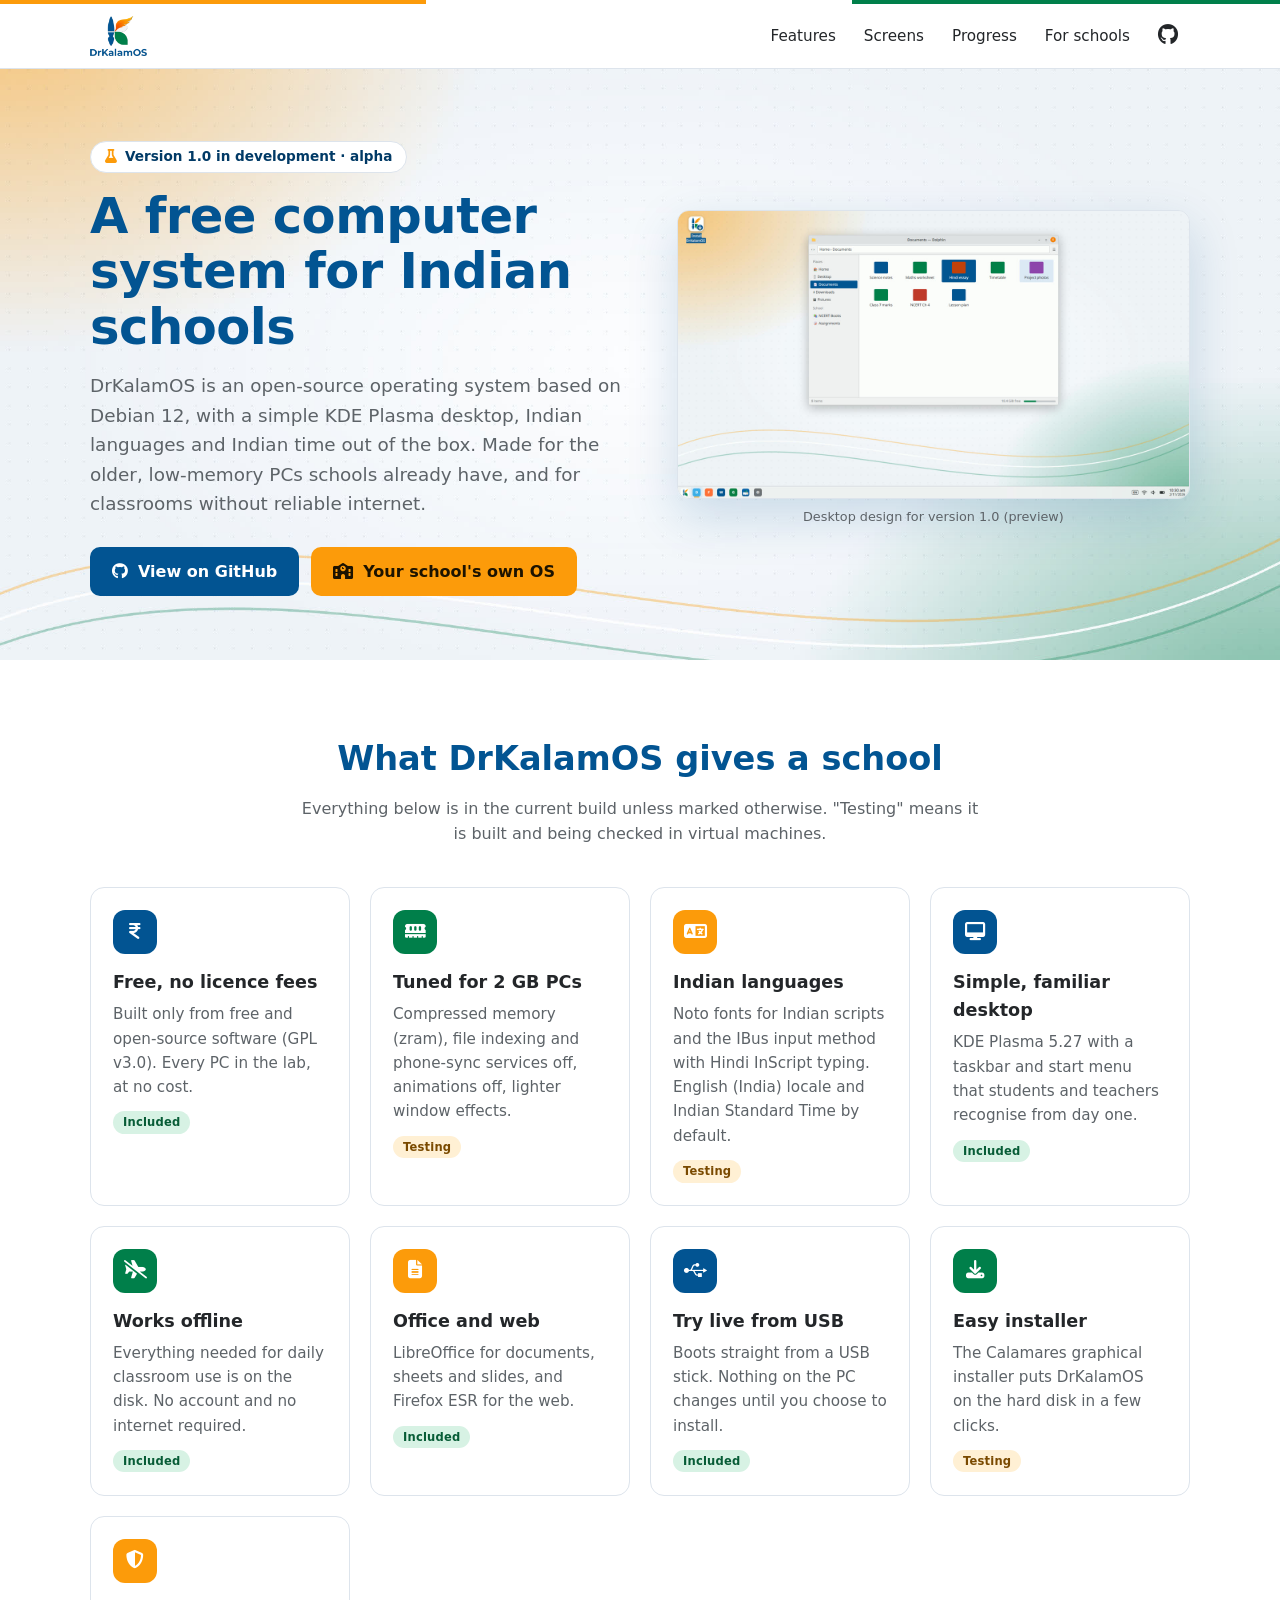
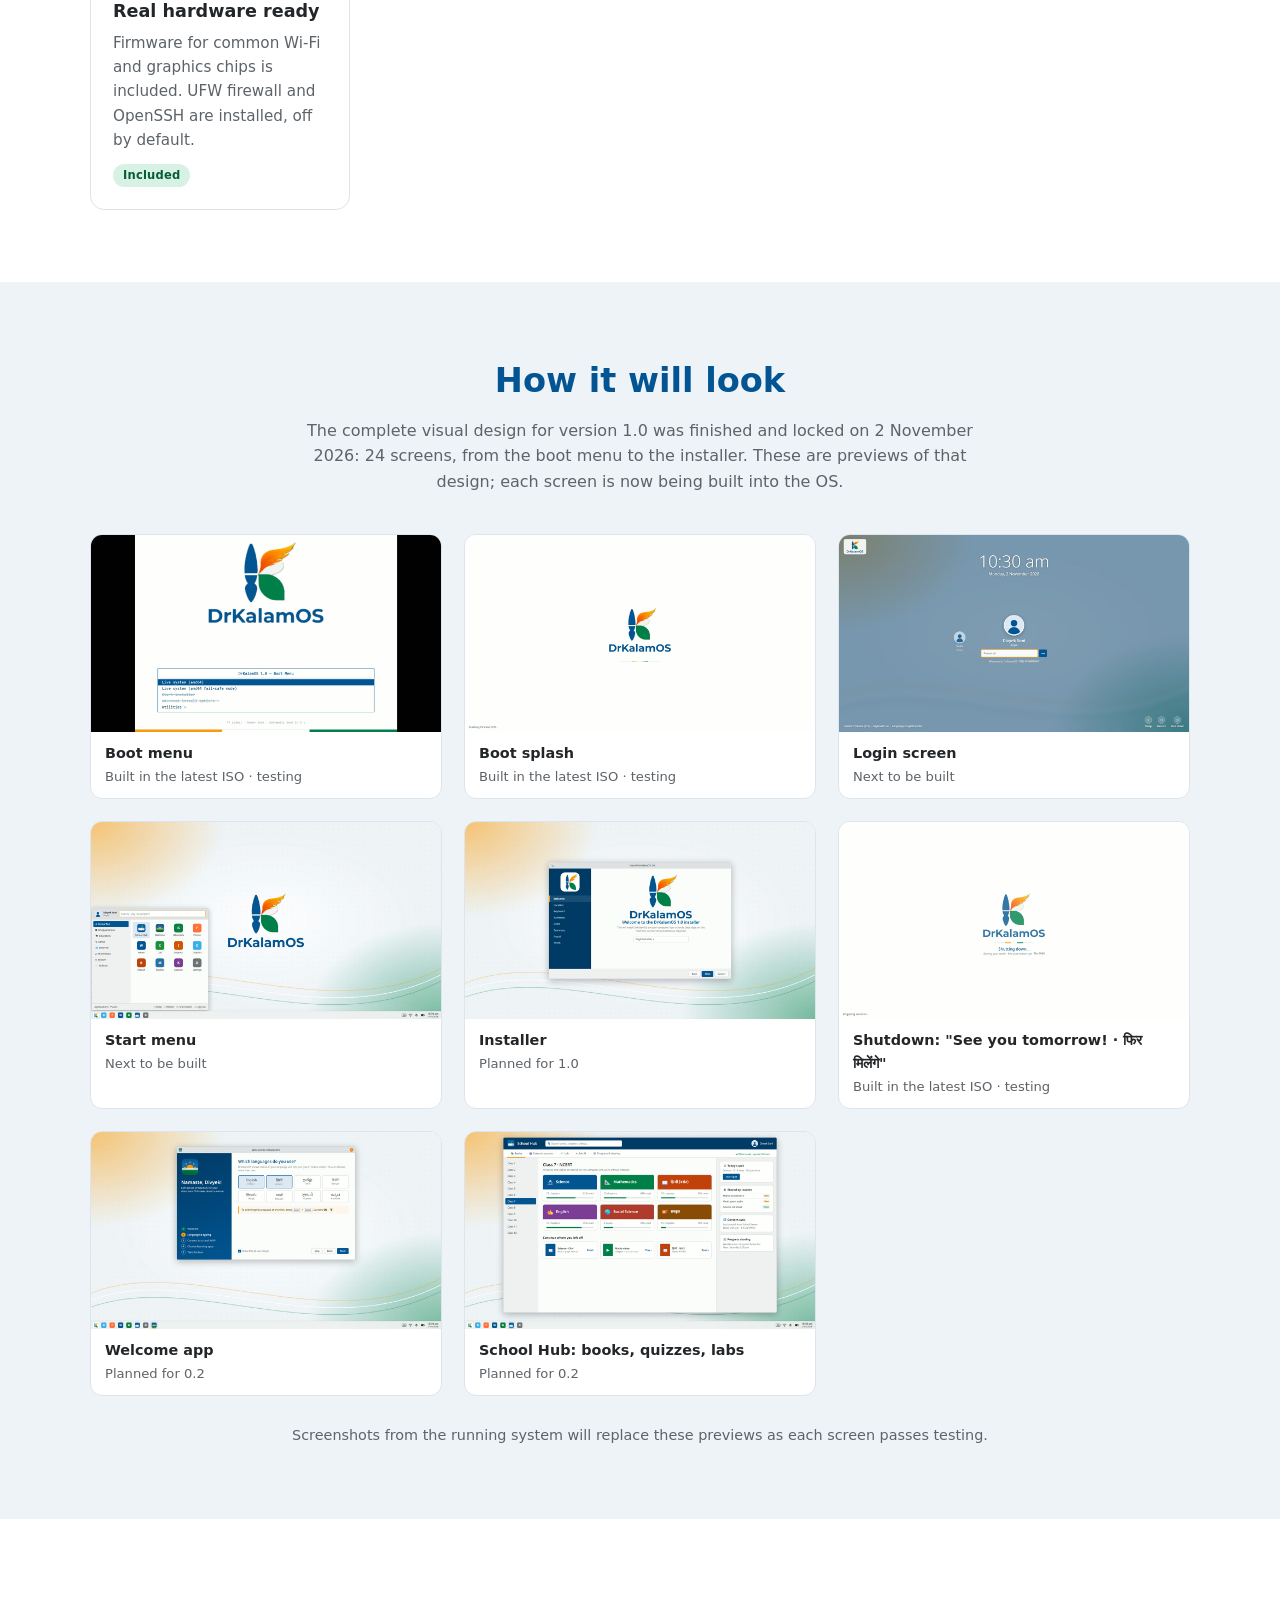
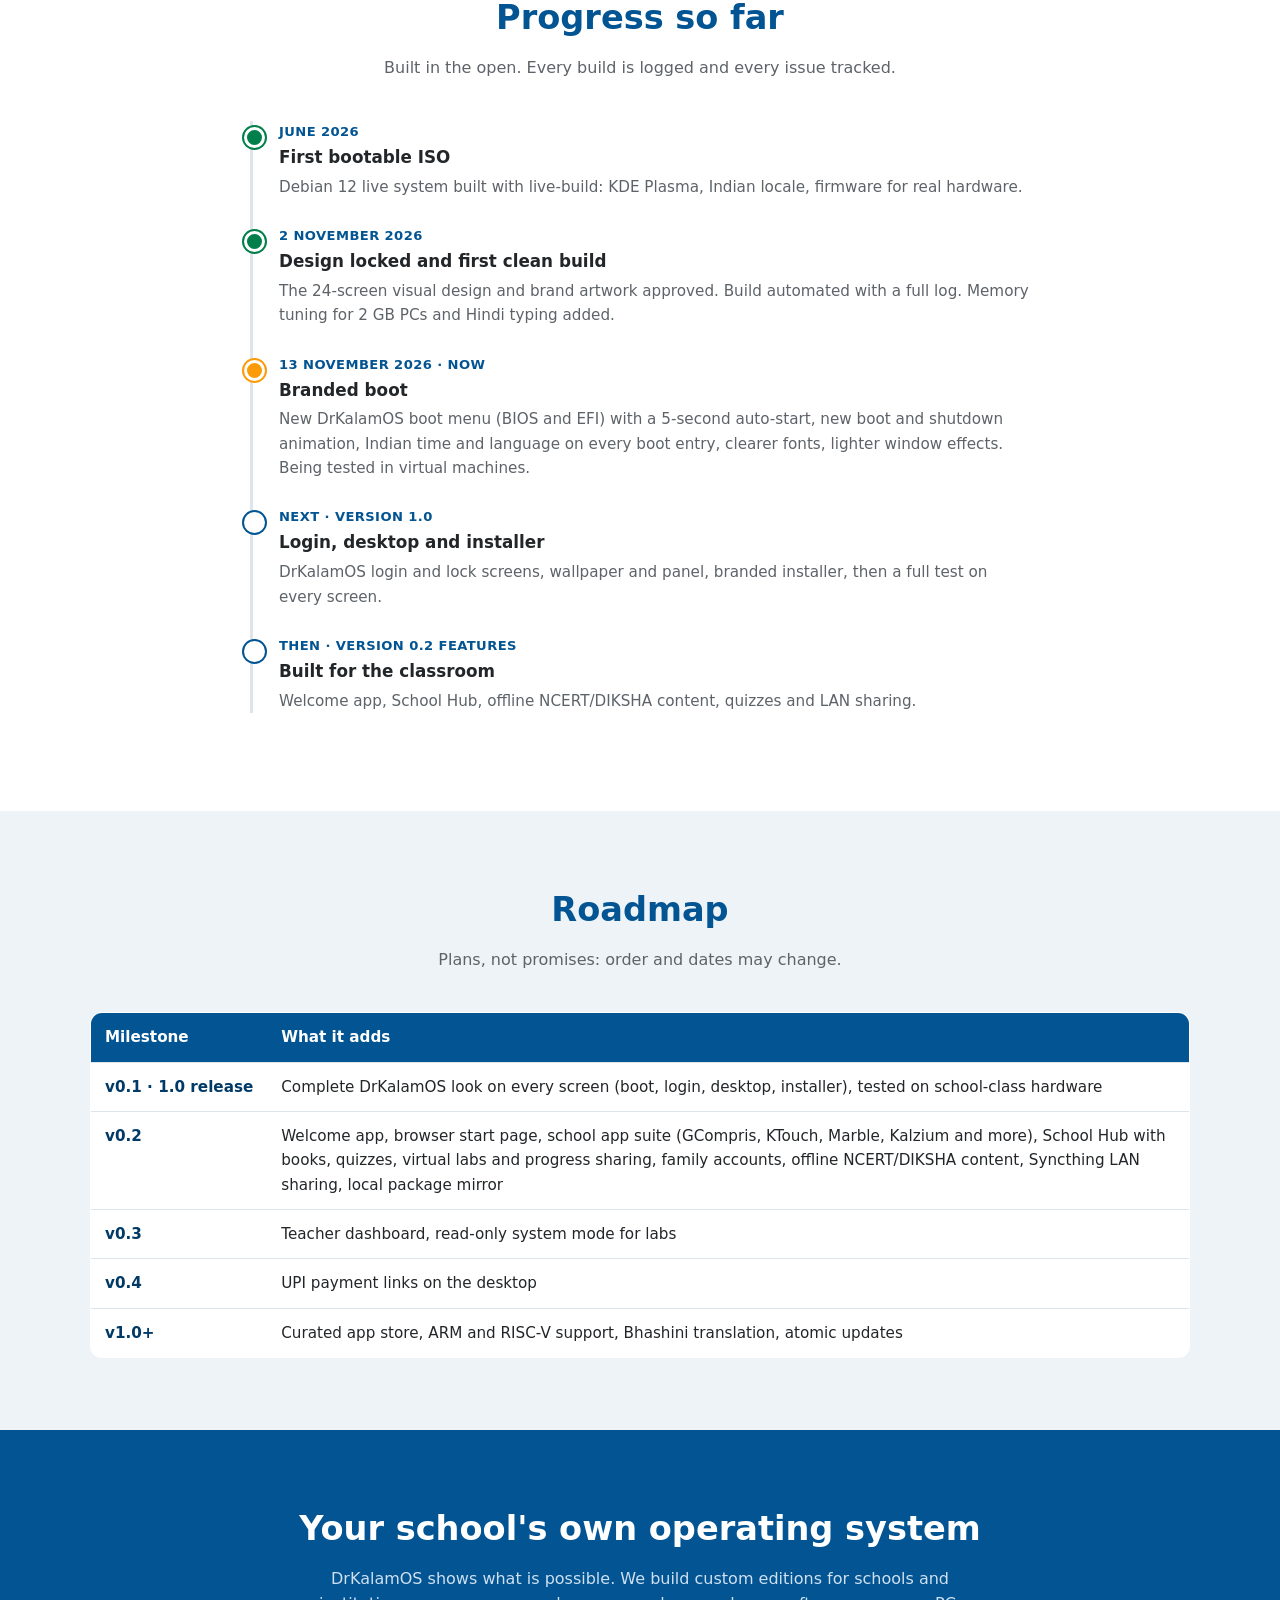
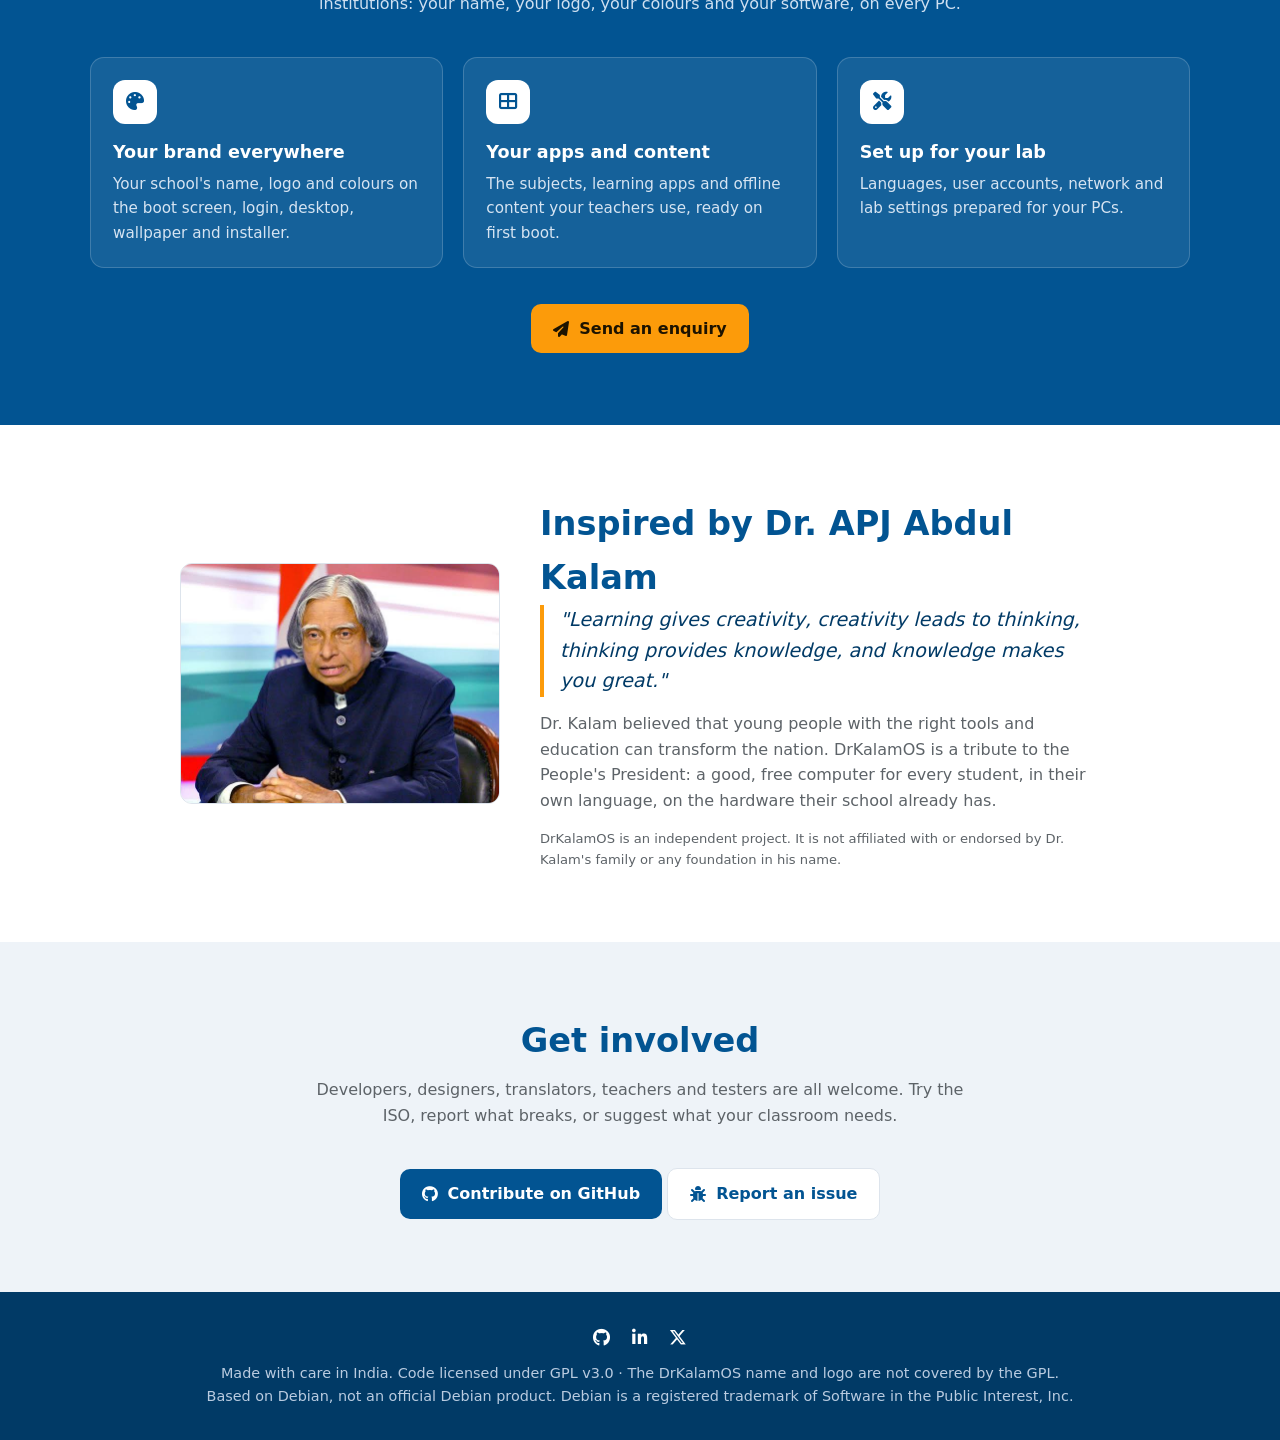
<file: index.html>
<!DOCTYPE html>
<html lang="en">
<head>
  <meta charset="UTF-8">
  <meta name="viewport" content="width=device-width, initial-scale=1.0">
  <title>DrKalamOS – A free computer system for Indian schools</title>
  <meta name="description" content="DrKalamOS is a free, open-source operating system for Indian schools, based on Debian 12 with KDE Plasma, Indian languages and offline use on older PCs. Custom school editions available.">
  <link rel="canonical" href="https://drkalamos.com/">
  <link rel="icon" type="image/png" href="favicon.png">
  <meta property="og:type" content="website">
  <meta property="og:url" content="https://drkalamos.com/">
  <meta property="og:title" content="DrKalamOS – A free computer system for Indian schools">
  <meta property="og:description" content="Free and open source. Debian 12 + KDE Plasma, Indian languages, works offline on 2 GB school PCs.">
  <meta property="og:image" content="https://drkalamos.com/images/desktop.jpg">
  <meta name="twitter:card" content="summary_large_image">
  <link rel="stylesheet" href="https://cdnjs.cloudflare.com/ajax/libs/font-awesome/6.5.1/css/all.min.css">
  <style>
    :root {
      --blue: #025492; --blue-dark: #013A66; --blue-light: #DCE8F5;
      --saffron: #FC9B0A; --green: #007F4A; --ink: #232629; --muted: #5d6368;
      --paper: #EEF3F8; --white: #fff; --line: #dde4ec;
    }
    * { margin: 0; padding: 0; box-sizing: border-box; }
    html { scroll-behavior: smooth; }
    body { font-family: "Segoe UI", Roboto, "Noto Sans", system-ui, sans-serif; color: var(--ink); background: var(--white); line-height: 1.6; }
    img { max-width: 100%; height: auto; display: block; }
    html, body { overflow-x: hidden; }
    a { color: var(--blue); }
    .wrap { max-width: 1140px; margin: 0 auto; padding: 0 20px; }
    .tricolor { height: 4px; background: linear-gradient(90deg, var(--saffron) 0 33.3%, #fff 33.3% 66.6%, var(--green) 66.6%); }

    /* nav */
    nav { position: sticky; top: 0; z-index: 10; background: rgba(255,255,255,.96); backdrop-filter: blur(8px); border-bottom: 1px solid var(--line); }
    nav .wrap { display: flex; align-items: center; justify-content: space-between; height: 64px; gap: 16px; }
    nav .brand img { height: 40px; width: auto; }
    nav ul { display: flex; list-style: none; gap: 4px; align-items: center; }
    nav ul a { text-decoration: none; color: var(--ink); padding: 8px 12px; border-radius: 8px; font-size: .95rem; }
    nav ul a:hover { background: var(--blue-light); color: var(--blue); }
    nav .gh { font-size: 1.3rem; }
    @media (max-width: 760px) { nav ul li.opt { display: none; } }

    /* hero */
    .hero { background: var(--paper) url("images/hero-bg.jpg") center / cover no-repeat; padding: 72px 0 64px; }
    .hero .wrap { display: grid; grid-template-columns: 1.05fr 1fr; gap: 48px; align-items: center; }
    .pill { display: inline-flex; align-items: center; gap: 8px; background: #fff; border: 1px solid var(--line); color: var(--blue-dark); padding: 4px 14px; border-radius: 30px; font-size: .85rem; font-weight: 600; }
    .pill i { color: var(--saffron); }
    .hero h1 { margin-top: 16px; font-size: clamp(2rem, 4.5vw, 3.1rem); line-height: 1.12; color: var(--blue); letter-spacing: -.5px; }
    .hero p.lead { margin-top: 16px; font-size: 1.15rem; color: var(--muted); max-width: 540px; }
    .btns { display: flex; flex-wrap: wrap; gap: 12px; margin-top: 28px; }
    .btn { display: inline-flex; align-items: center; gap: 10px; padding: 12px 22px; border-radius: 10px; font-weight: 600; text-decoration: none; transition: .15s; }
    .btn-primary { background: var(--blue); color: #fff; }
    .btn-primary:hover { background: var(--blue-dark); }
    .btn-accent { background: var(--saffron); color: #1d1300; }
    .btn-accent:hover { filter: brightness(.95); }
    .btn-ghost { background: #fff; color: var(--blue); border: 1px solid var(--line); }
    .hero .shot { border-radius: 12px; overflow: hidden; box-shadow: 0 18px 50px rgba(2,84,146,.18); border: 1px solid var(--line); }
    .cap { font-size: .8rem; color: var(--muted); margin-top: 8px; text-align: center; }
    .hero .wrap > * { min-width: 0; }
    @media (max-width: 900px) { .hero .wrap { grid-template-columns: minmax(0, 1fr); } }
    @media (max-width: 480px) { .btn { width: 100%; justify-content: center; } nav ul a { padding: 8px 8px; } .gallery { grid-template-columns: minmax(0, 1fr); } }

    section { padding: 72px 0; }
    section.alt { background: var(--paper); }
    h2 { font-size: clamp(1.6rem, 3vw, 2.1rem); color: var(--blue); text-align: center; }
    .sub { text-align: center; color: var(--muted); max-width: 680px; margin: 10px auto 40px; }

    /* features */
    .grid { display: grid; grid-template-columns: repeat(auto-fit, minmax(250px, 1fr)); gap: 20px; }
    .card { background: #fff; border: 1px solid var(--line); border-radius: 14px; padding: 22px; }
    .card .ic { width: 44px; height: 44px; border-radius: 12px; display: grid; place-items: center; color: #fff; background: var(--blue); font-size: 1.15rem; }
    .card:nth-child(3n+2) .ic { background: var(--green); }
    .card:nth-child(3n) .ic { background: var(--saffron); }
    .card h3 { font-size: 1.1rem; margin: 14px 0 6px; }
    .card p { color: var(--muted); font-size: .95rem; }
    .tag { display: inline-block; margin-top: 12px; font-size: .72rem; font-weight: 700; padding: 2px 10px; border-radius: 20px; letter-spacing: .2px; }
    .t-in { background: #d7f2e4; color: #075c36; }
    .t-test { background: #fff0d4; color: #7a4a00; }
    .t-plan { background: var(--blue-light); color: var(--blue-dark); }

    /* gallery */
    .gallery { display: grid; grid-template-columns: repeat(auto-fit, minmax(300px, 1fr)); gap: 22px; }
    .gallery figure { background: #fff; border: 1px solid var(--line); border-radius: 12px; overflow: hidden; }
    .gallery a { display: block; }
    .gallery figcaption { padding: 10px 14px; font-size: .9rem; }
    .gallery figcaption b { display: block; }
    .gallery figcaption span { color: var(--muted); font-size: .82rem; }
    .note { margin: 28px auto 0; max-width: 760px; text-align: center; font-size: .9rem; color: var(--muted); }

    /* timeline */
    .timeline { max-width: 780px; margin: 0 auto; border-left: 3px solid var(--line); padding-left: 26px; }
    .tl { position: relative; margin-bottom: 26px; }
    .tl::before { content: ""; position: absolute; left: -35px; top: 6px; width: 15px; height: 15px; border-radius: 50%; background: var(--green); border: 3px solid #fff; box-shadow: 0 0 0 2px var(--green); }
    .tl.now::before { background: var(--saffron); box-shadow: 0 0 0 2px var(--saffron); }
    .tl.next::before { background: #fff; box-shadow: 0 0 0 2px var(--blue); }
    .tl .d { font-size: .82rem; font-weight: 700; color: var(--blue); text-transform: uppercase; letter-spacing: .4px; }
    .tl h3 { font-size: 1.05rem; margin: 2px 0 4px; }
    .tl p { color: var(--muted); font-size: .95rem; }

    /* roadmap table */
    .table-wrap { overflow-x: auto; }
    table { width: 100%; border-collapse: collapse; background: #fff; border-radius: 12px; overflow: hidden; border: 1px solid var(--line); font-size: .95rem; }
    th { background: var(--blue); color: #fff; text-align: left; padding: 12px 14px; }
    td { padding: 12px 14px; border-top: 1px solid var(--line); vertical-align: top; }
    td:first-child { font-weight: 700; white-space: nowrap; color: var(--blue-dark); }

    /* schools */
    .schools { background: var(--blue); color: #fff; }
    .schools h2 { color: #fff; }
    .schools .sub { color: #cfe0f1; }
    .schools .grid .card { background: rgba(255,255,255,.08); border-color: rgba(255,255,255,.18); color: #fff; }
    .schools .grid .card p { color: #d6e4f2; }
    .schools .grid .card .ic { background: #fff; color: var(--blue); }
    .center { text-align: center; margin-top: 36px; }

    /* tribute */
    .tribute .wrap { display: grid; grid-template-columns: 320px 1fr; gap: 40px; align-items: center; max-width: 960px; }
    .tribute img { border-radius: 12px; border: 1px solid var(--line); }
    .tribute blockquote { font-size: 1.2rem; font-style: italic; color: var(--blue-dark); border-left: 4px solid var(--saffron); padding-left: 16px; }
    .tribute p { margin-top: 14px; color: var(--muted); }
    .tribute .small { font-size: .82rem; }
    .tribute h2 { text-align: left; }
    @media (max-width: 760px) { .tribute .wrap { grid-template-columns: 1fr; } }

    footer { background: var(--blue-dark); color: #b9cbe0; padding: 32px 0; font-size: .9rem; text-align: center; }
    footer a { color: #fff; text-decoration: none; margin: 0 8px; }
    footer .links { margin-bottom: 10px; font-size: 1.1rem; }
  </style>
</head>
<body>

<div class="tricolor"></div>
<nav>
  <div class="wrap">
    <a class="brand" href="#top" aria-label="DrKalamOS home"><img src="logo.png" alt="DrKalamOS"></a>
    <ul>
      <li class="opt"><a href="#features">Features</a></li>
      <li class="opt"><a href="#screens">Screens</a></li>
      <li class="opt"><a href="#progress">Progress</a></li>
      <li><a href="#schools">For schools</a></li>
      <li><a class="gh" href="https://github.com/divyekksoni/drkalam-os" target="_blank" rel="noopener" aria-label="GitHub"><i class="fab fa-github"></i></a></li>
    </ul>
  </div>
</nav>

<header class="hero" id="top">
  <div class="wrap">
    <div>
      <span class="pill"><i class="fas fa-flask"></i> Version 1.0 in development · alpha</span>
      <h1>A free computer system for Indian schools</h1>
      <p class="lead">DrKalamOS is an open-source operating system based on Debian 12, with a simple KDE Plasma desktop, Indian languages and Indian time out of the box. Made for the older, low-memory PCs schools already have, and for classrooms without reliable internet.</p>
      <div class="btns">
        <a class="btn btn-primary" href="https://github.com/divyekksoni/drkalam-os" target="_blank" rel="noopener"><i class="fab fa-github"></i> View on GitHub</a>
        <a class="btn btn-accent" href="#schools"><i class="fas fa-school"></i> Your school's own OS</a>
      </div>
    </div>
    <div>
      <div class="shot"><img src="images/desktop.jpg" alt="DrKalamOS desktop design preview" width="1280" height="720"></div>
      <p class="cap">Desktop design for version 1.0 (preview)</p>
    </div>
  </div>
</header>

<section id="features">
  <div class="wrap">
    <h2>What DrKalamOS gives a school</h2>
    <p class="sub">Everything below is in the current build unless marked otherwise. "Testing" means it is built and being checked in virtual machines.</p>
    <div class="grid">
      <div class="card"><div class="ic"><i class="fas fa-indian-rupee-sign"></i></div><h3>Free, no licence fees</h3><p>Built only from free and open-source software (GPL v3.0). Every PC in the lab, at no cost.</p><span class="tag t-in">Included</span></div>
      <div class="card"><div class="ic"><i class="fas fa-memory"></i></div><h3>Tuned for 2 GB PCs</h3><p>Compressed memory (zram), file indexing and phone-sync services off, animations off, lighter window effects.</p><span class="tag t-test">Testing</span></div>
      <div class="card"><div class="ic"><i class="fas fa-language"></i></div><h3>Indian languages</h3><p>Noto fonts for Indian scripts and the IBus input method with Hindi InScript typing. English (India) locale and Indian Standard Time by default.</p><span class="tag t-test">Testing</span></div>
      <div class="card"><div class="ic"><i class="fas fa-desktop"></i></div><h3>Simple, familiar desktop</h3><p>KDE Plasma 5.27 with a taskbar and start menu that students and teachers recognise from day one.</p><span class="tag t-in">Included</span></div>
      <div class="card"><div class="ic"><i class="fas fa-plane-slash"></i></div><h3>Works offline</h3><p>Everything needed for daily classroom use is on the disk. No account and no internet required.</p><span class="tag t-in">Included</span></div>
      <div class="card"><div class="ic"><i class="fas fa-file-lines"></i></div><h3>Office and web</h3><p>LibreOffice for documents, sheets and slides, and Firefox ESR for the web.</p><span class="tag t-in">Included</span></div>
      <div class="card"><div class="ic"><i class="fab fa-usb"></i></div><h3>Try live from USB</h3><p>Boots straight from a USB stick. Nothing on the PC changes until you choose to install.</p><span class="tag t-in">Included</span></div>
      <div class="card"><div class="ic"><i class="fas fa-download"></i></div><h3>Easy installer</h3><p>The Calamares graphical installer puts DrKalamOS on the hard disk in a few clicks.</p><span class="tag t-test">Testing</span></div>
      <div class="card"><div class="ic"><i class="fas fa-shield-halved"></i></div><h3>Real hardware ready</h3><p>Firmware for common Wi-Fi and graphics chips is included. UFW firewall and OpenSSH are installed, off by default.</p><span class="tag t-in">Included</span></div>
    </div>
  </div>
</section>

<section id="screens" class="alt">
  <div class="wrap">
    <h2>How it will look</h2>
    <p class="sub">The complete visual design for version 1.0 was finished and locked on 2 November 2026: 24 screens, from the boot menu to the installer. These are previews of that design; each screen is now being built into the OS.</p>
    <div class="gallery">
      <figure><a href="images/boot.jpg" target="_blank"><img src="images/boot.jpg" alt="Boot menu" loading="lazy" width="1280" height="720"></a><figcaption><b>Boot menu</b><span>Built in the latest ISO · testing</span></figcaption></figure>
      <figure><a href="images/splash.jpg" target="_blank"><img src="images/splash.jpg" alt="Boot splash" loading="lazy" width="1280" height="720"></a><figcaption><b>Boot splash</b><span>Built in the latest ISO · testing</span></figcaption></figure>
      <figure><a href="images/login.jpg" target="_blank"><img src="images/login.jpg" alt="Login screen" loading="lazy" width="1280" height="720"></a><figcaption><b>Login screen</b><span>Next to be built</span></figcaption></figure>
      <figure><a href="images/launcher.jpg" target="_blank"><img src="images/launcher.jpg" alt="Start menu" loading="lazy" width="1280" height="720"></a><figcaption><b>Start menu</b><span>Next to be built</span></figcaption></figure>
      <figure><a href="images/install.jpg" target="_blank"><img src="images/install.jpg" alt="Installer" loading="lazy" width="1280" height="720"></a><figcaption><b>Installer</b><span>Planned for 1.0</span></figcaption></figure>
      <figure><a href="images/shutdown.jpg" target="_blank"><img src="images/shutdown.jpg" alt="Shutdown screen" loading="lazy" width="1280" height="720"></a><figcaption><b>Shutdown: "See you tomorrow! · फिर मिलेंगे"</b><span>Built in the latest ISO · testing</span></figcaption></figure>
      <figure><a href="images/welcome.jpg" target="_blank"><img src="images/welcome.jpg" alt="Welcome app" loading="lazy" width="1280" height="720"></a><figcaption><b>Welcome app</b><span>Planned for 0.2</span></figcaption></figure>
      <figure><a href="images/hub.jpg" target="_blank"><img src="images/hub.jpg" alt="School Hub" loading="lazy" width="1280" height="720"></a><figcaption><b>School Hub: books, quizzes, labs</b><span>Planned for 0.2</span></figcaption></figure>
    </div>
    <p class="note">Screenshots from the running system will replace these previews as each screen passes testing.</p>
  </div>
</section>

<section id="progress">
  <div class="wrap">
    <h2>Progress so far</h2>
    <p class="sub">Built in the open. Every build is logged and every issue tracked.</p>
    <div class="timeline">
      <div class="tl"><div class="d">June 2026</div><h3>First bootable ISO</h3><p>Debian 12 live system built with live-build: KDE Plasma, Indian locale, firmware for real hardware.</p></div>
      <div class="tl"><div class="d">2 November 2026</div><h3>Design locked and first clean build</h3><p>The 24-screen visual design and brand artwork approved. Build automated with a full log. Memory tuning for 2 GB PCs and Hindi typing added.</p></div>
      <div class="tl now"><div class="d">13 November 2026 · now</div><h3>Branded boot</h3><p>New DrKalamOS boot menu (BIOS and EFI) with a 5-second auto-start, new boot and shutdown animation, Indian time and language on every boot entry, clearer fonts, lighter window effects. Being tested in virtual machines.</p></div>
      <div class="tl next"><div class="d">Next · version 1.0</div><h3>Login, desktop and installer</h3><p>DrKalamOS login and lock screens, wallpaper and panel, branded installer, then a full test on every screen.</p></div>
      <div class="tl next"><div class="d">Then · version 0.2 features</div><h3>Built for the classroom</h3><p>Welcome app, School Hub, offline NCERT/DIKSHA content, quizzes and LAN sharing.</p></div>
    </div>
  </div>
</section>

<section class="alt" id="roadmap">
  <div class="wrap">
    <h2>Roadmap</h2>
    <p class="sub">Plans, not promises: order and dates may change.</p>
    <div class="table-wrap">
      <table>
        <thead><tr><th>Milestone</th><th>What it adds</th></tr></thead>
        <tbody>
          <tr><td>v0.1 · 1.0 release</td><td>Complete DrKalamOS look on every screen (boot, login, desktop, installer), tested on school-class hardware</td></tr>
          <tr><td>v0.2</td><td>Welcome app, browser start page, school app suite (GCompris, KTouch, Marble, Kalzium and more), School Hub with books, quizzes, virtual labs and progress sharing, family accounts, offline NCERT/DIKSHA content, Syncthing LAN sharing, local package mirror</td></tr>
          <tr><td>v0.3</td><td>Teacher dashboard, read-only system mode for labs</td></tr>
          <tr><td>v0.4</td><td>UPI payment links on the desktop</td></tr>
          <tr><td>v1.0+</td><td>Curated app store, ARM and RISC-V support, Bhashini translation, atomic updates</td></tr>
        </tbody>
      </table>
    </div>
  </div>
</section>

<section class="schools" id="schools">
  <div class="wrap">
    <h2>Your school's own operating system</h2>
    <p class="sub">DrKalamOS shows what is possible. We build custom editions for schools and institutions: your name, your logo, your colours and your software, on every PC.</p>
    <div class="grid">
      <div class="card"><div class="ic"><i class="fas fa-palette"></i></div><h3>Your brand everywhere</h3><p>Your school's name, logo and colours on the boot screen, login, desktop, wallpaper and installer.</p></div>
      <div class="card"><div class="ic"><i class="fas fa-th-large"></i></div><h3>Your apps and content</h3><p>The subjects, learning apps and offline content your teachers use, ready on first boot.</p></div>
      <div class="card"><div class="ic"><i class="fas fa-tools"></i></div><h3>Set up for your lab</h3><p>Languages, user accounts, network and lab settings prepared for your PCs.</p></div>
    </div>
    <div class="center">
      <a class="btn btn-accent" href="https://github.com/divyekksoni/drkalam-os/issues/new?title=Custom%20OS%20enquiry" target="_blank" rel="noopener"><i class="fas fa-paper-plane"></i> Send an enquiry</a>
    </div>
  </div>
</section>

<section class="tribute">
  <div class="wrap">
    <img src="images/kalam-sir.jpg" alt="Dr. APJ Abdul Kalam" width="638" height="480" loading="lazy">
    <div>
      <h2>Inspired by Dr. APJ Abdul Kalam</h2>
      <blockquote>"Learning gives creativity, creativity leads to thinking, thinking provides knowledge, and knowledge makes you great."</blockquote>
      <p>Dr. Kalam believed that young people with the right tools and education can transform the nation. DrKalamOS is a tribute to the People's President: a good, free computer for every student, in their own language, on the hardware their school already has.</p>
      <p class="small">DrKalamOS is an independent project. It is not affiliated with or endorsed by Dr. Kalam's family or any foundation in his name.</p>
    </div>
  </div>
</section>

<section class="alt" id="contribute">
  <div class="wrap">
    <h2>Get involved</h2>
    <p class="sub">Developers, designers, translators, teachers and testers are all welcome. Try the ISO, report what breaks, or suggest what your classroom needs.</p>
    <div class="center" style="margin-top:0">
      <a class="btn btn-primary" href="https://github.com/divyekksoni/drkalam-os" target="_blank" rel="noopener"><i class="fab fa-github"></i> Contribute on GitHub</a>
      <a class="btn btn-ghost" href="https://github.com/divyekksoni/drkalam-os/issues" target="_blank" rel="noopener"><i class="fas fa-bug"></i> Report an issue</a>
    </div>
  </div>
</section>

<footer>
  <div class="wrap">
    <div class="links">
      <a href="https://github.com/divyekksoni/drkalam-os" target="_blank" rel="noopener" aria-label="GitHub"><i class="fab fa-github"></i></a>
      <a href="https://www.linkedin.com/company/drkalam-os/" target="_blank" rel="noopener" aria-label="LinkedIn"><i class="fab fa-linkedin-in"></i></a>
      <a href="https://twitter.com/DrKalamOS" target="_blank" rel="noopener" aria-label="X / Twitter"><i class="fab fa-x-twitter"></i></a>
    </div>
    <p>Made with care in India. Code licensed under GPL v3.0 · The DrKalamOS name and logo are not covered by the GPL.</p>
    <p>Based on Debian, not an official Debian product. Debian is a registered trademark of Software in the Public Interest, Inc.</p>
  </div>
</footer>

</body>
</html>
</file>
